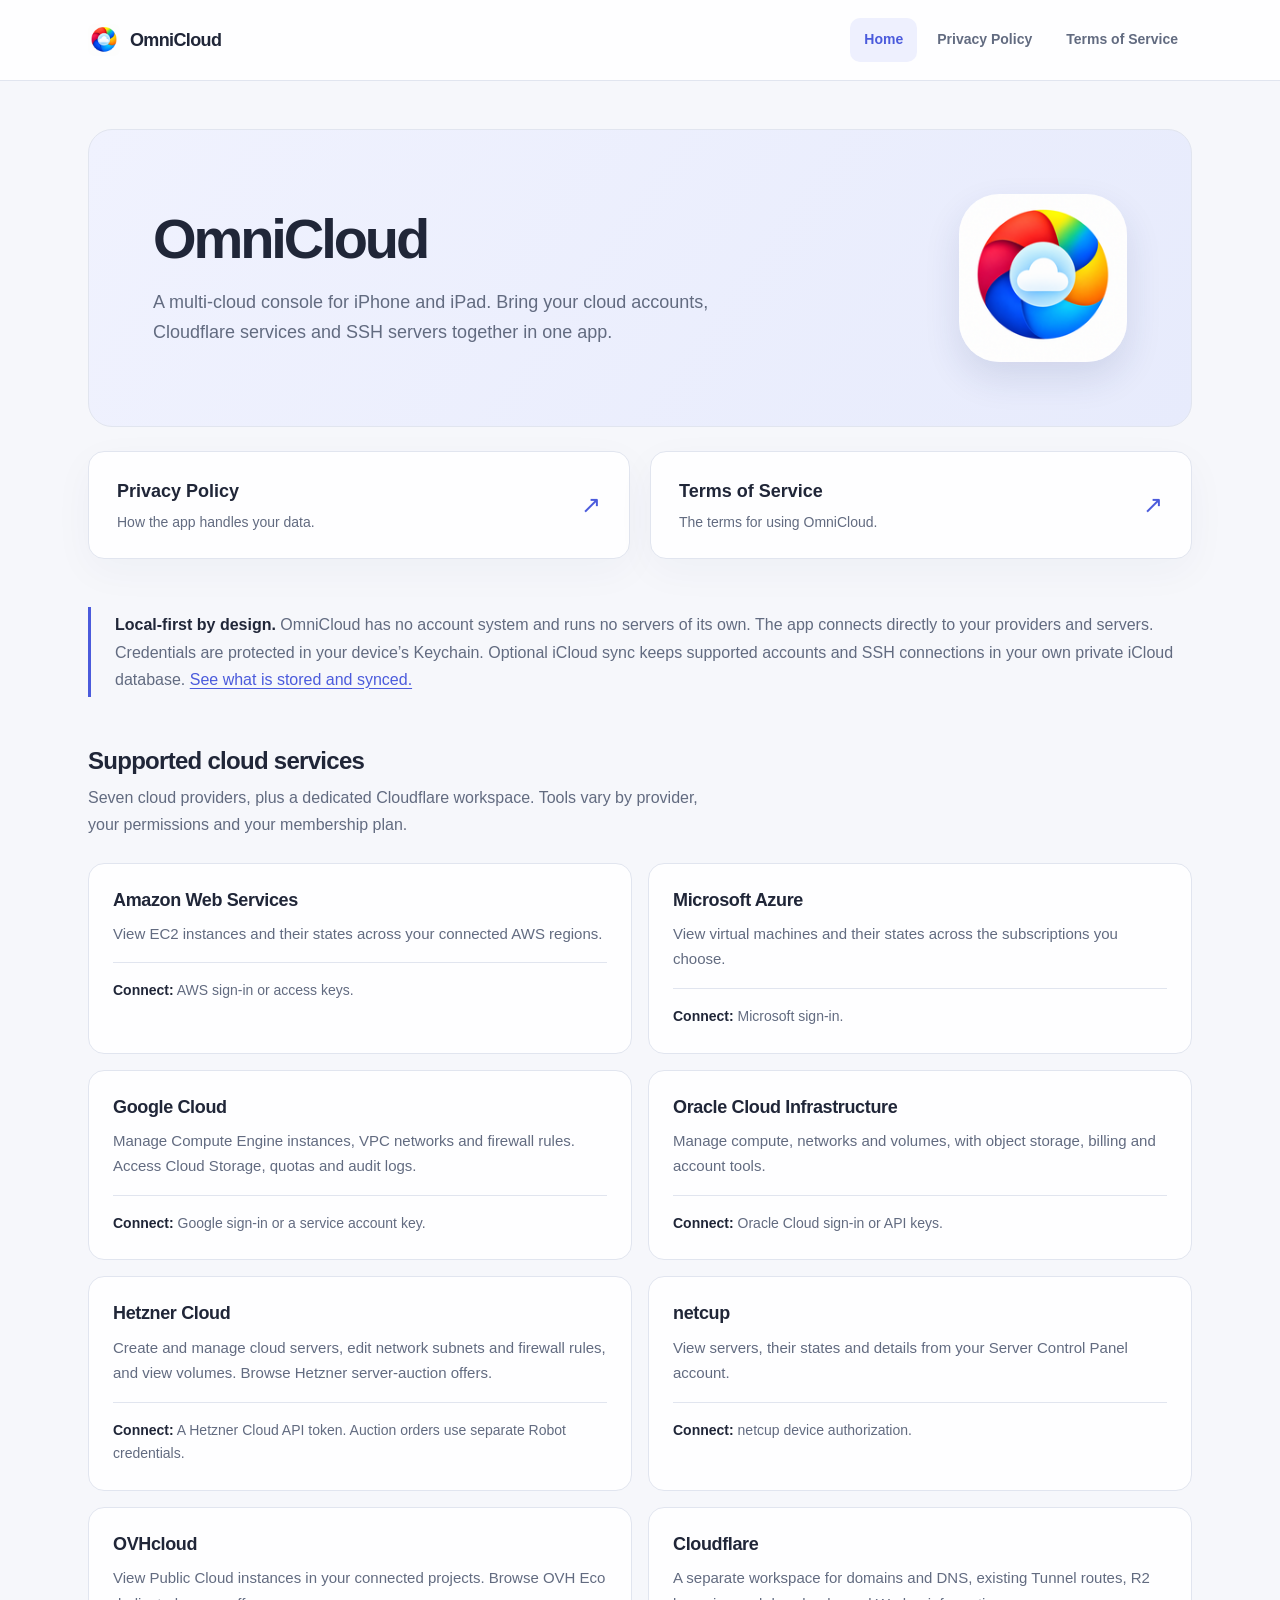
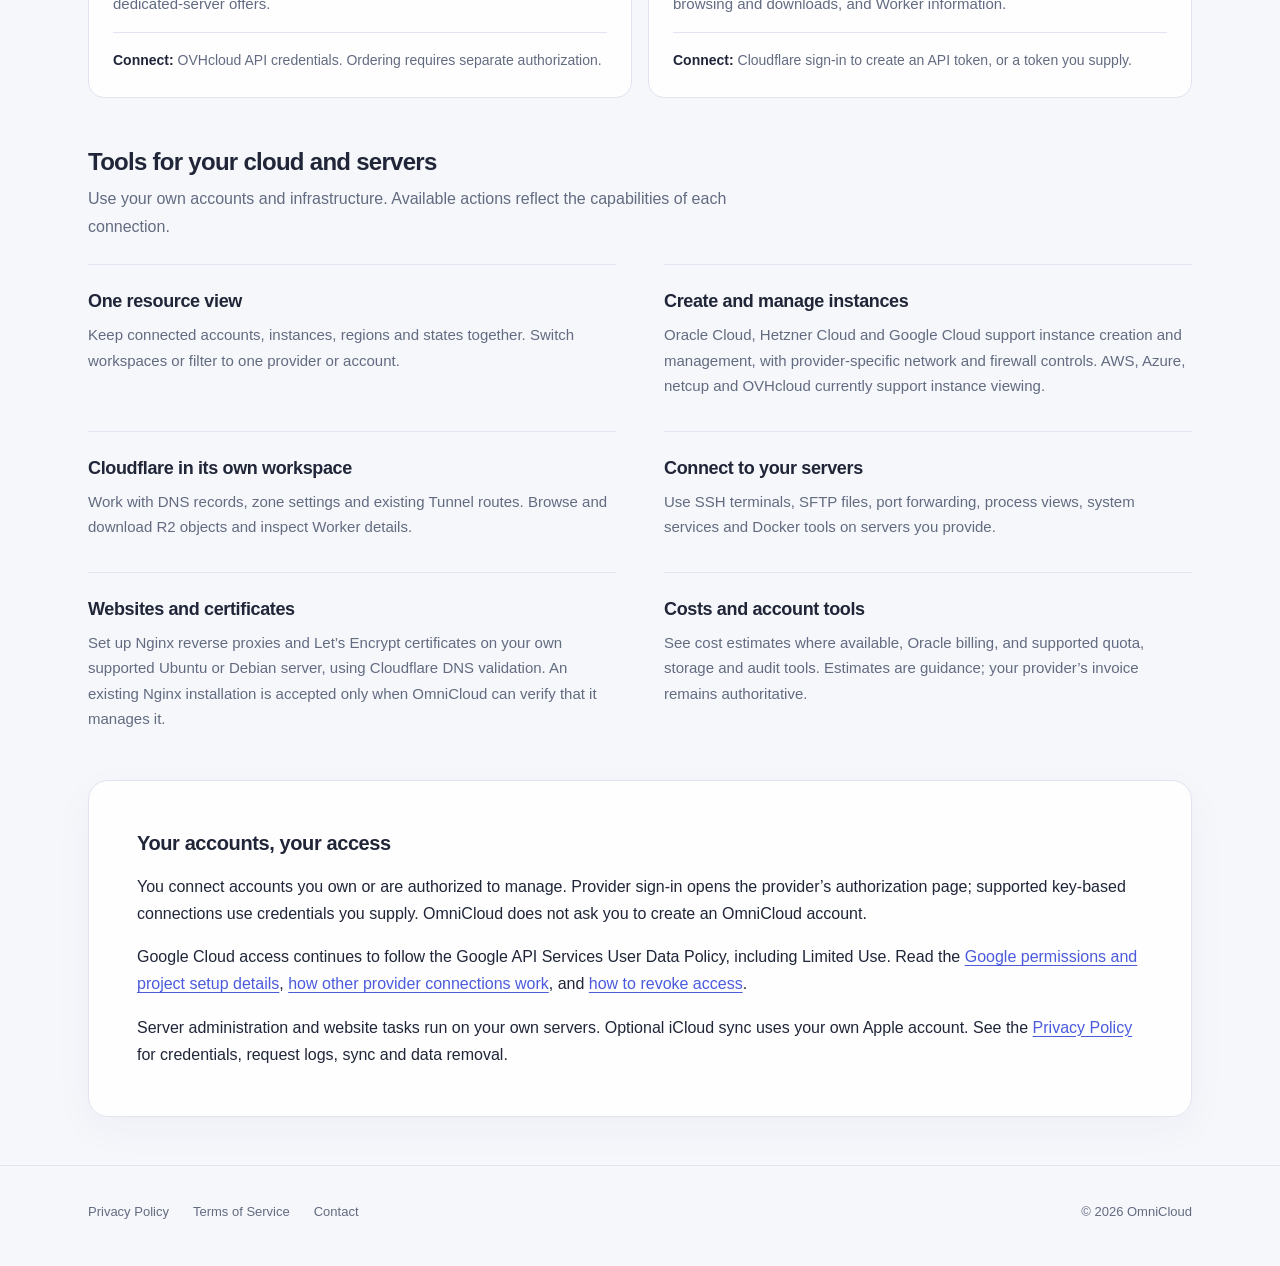
<file: index.html>
<!doctype html>
<html lang="en">
<head>
  <meta charset="utf-8">
  <meta name="viewport" content="width=device-width, initial-scale=1, viewport-fit=cover">
  <title>OmniCloud | Multi-cloud console for iPhone and iPad</title>
  <meta name="description" content="AWS, Azure, Google Cloud, Oracle Cloud, Hetzner, netcup, OVHcloud and Cloudflare in one iPhone and iPad app. Connect your own accounts and SSH servers.">
  <link rel="icon" type="image/png" href="assets/favicon.png">
  <link rel="apple-touch-icon" href="assets/icon.png">
  <link rel="stylesheet" href="assets/style.css">
</head>
<body>
  <a class="skip-link" href="#main-content">Skip to content</a>
  <header class="site">
    <div class="wrap">
      <a class="brand" href="./"><img src="assets/icon.png" alt="" width="32" height="32">OmniCloud</a>
      <nav aria-label="Main navigation">
        <a href="./" aria-current="page">Home</a>
        <a href="privacy.html">Privacy Policy</a>
        <a href="terms.html">Terms of Service</a>
      </nav>
    </div>
  </header>

  <main class="wrap" id="main-content" tabindex="-1">
    <section class="hero" aria-labelledby="page-title">
      <img src="assets/icon.png" alt="" width="168" height="168">
      <div class="hero-copy">
        <h1 id="page-title">Omni<wbr>Cloud</h1>
        <p>A multi-cloud console for iPhone and iPad. Bring your cloud accounts, Cloudflare services and SSH servers together in one app.</p>
      </div>
    </section>

    <nav class="legal-links" aria-label="Legal information">
      <a class="legal-link" href="privacy.html">
        <span><strong>Privacy Policy</strong><small>How the app handles your data.</small></span>
        <span class="link-arrow" aria-hidden="true">↗</span>
      </a>
      <a class="legal-link" href="terms.html">
        <span><strong>Terms of Service</strong><small>The terms for using OmniCloud.</small></span>
        <span class="link-arrow" aria-hidden="true">↗</span>
      </a>
    </nav>

    <div class="notice">
      <strong>Local-first by design.</strong> OmniCloud has no account system and runs no servers of its own.
      The app connects directly to your providers and servers. Credentials are protected in your device’s Keychain.
      Optional iCloud sync keeps supported accounts and SSH connections in your own private iCloud database.
      <a href="privacy.html">See what is stored and synced.</a>
    </div>

    <section class="home-section" id="providers" aria-labelledby="providers-title">
      <div class="section-heading">
        <h2 id="providers-title">Supported cloud services</h2>
        <p>Seven cloud providers, plus a dedicated Cloudflare workspace. Tools vary by provider, your permissions and your membership plan.</p>
      </div>
      <ul class="provider-grid" role="list">
        <li>
          <h3>Amazon Web Services</h3>
          <p>View EC2 instances and their states across your connected AWS regions.</p>
          <p class="provider-connection"><strong>Connect:</strong> AWS sign-in or access keys.</p>
        </li>
        <li>
          <h3>Microsoft Azure</h3>
          <p>View virtual machines and their states across the subscriptions you choose.</p>
          <p class="provider-connection"><strong>Connect:</strong> Microsoft sign-in.</p>
        </li>
        <li>
          <h3>Google Cloud</h3>
          <p>Manage Compute Engine instances, VPC networks and firewall rules. Access Cloud Storage, quotas and audit logs.</p>
          <p class="provider-connection"><strong>Connect:</strong> Google sign-in or a service account key.</p>
        </li>
        <li>
          <h3>Oracle Cloud Infrastructure</h3>
          <p>Manage compute, networks and volumes, with object storage, billing and account tools.</p>
          <p class="provider-connection"><strong>Connect:</strong> Oracle Cloud sign-in or API keys.</p>
        </li>
        <li>
          <h3>Hetzner Cloud</h3>
          <p>Create and manage cloud servers, edit network subnets and firewall rules, and view volumes. Browse Hetzner server-auction offers.</p>
          <p class="provider-connection"><strong>Connect:</strong> A Hetzner Cloud API token. Auction orders use separate Robot credentials.</p>
        </li>
        <li>
          <h3>netcup</h3>
          <p>View servers, their states and details from your Server Control Panel account.</p>
          <p class="provider-connection"><strong>Connect:</strong> netcup device authorization.</p>
        </li>
        <li>
          <h3>OVHcloud</h3>
          <p>View Public Cloud instances in your connected projects. Browse OVH Eco dedicated-server offers.</p>
          <p class="provider-connection"><strong>Connect:</strong> OVHcloud API credentials. Ordering requires separate authorization.</p>
        </li>
        <li>
          <h3>Cloudflare</h3>
          <p>A separate workspace for domains and DNS, existing Tunnel routes, R2 browsing and downloads, and Worker information.</p>
          <p class="provider-connection"><strong>Connect:</strong> Cloudflare sign-in to create an API token, or a token you supply.</p>
        </li>
      </ul>
    </section>

    <section class="home-section" aria-labelledby="tools-title">
      <div class="section-heading">
        <h2 id="tools-title">Tools for your cloud and servers</h2>
        <p>Use your own accounts and infrastructure. Available actions reflect the capabilities of each connection.</p>
      </div>
      <div class="grid">
        <div class="card">
          <h3>One resource view</h3>
          <p>Keep connected accounts, instances, regions and states together. Switch workspaces or filter to one provider or account.</p>
        </div>
        <div class="card">
          <h3>Create and manage instances</h3>
          <p>Oracle Cloud, Hetzner Cloud and Google Cloud support instance creation and management, with provider-specific network and firewall controls. AWS, Azure, netcup and OVHcloud currently support instance viewing.</p>
        </div>
        <div class="card">
          <h3>Cloudflare in its own workspace</h3>
          <p>Work with DNS records, zone settings and existing Tunnel routes. Browse and download R2 objects and inspect Worker details.</p>
        </div>
        <div class="card">
          <h3>Connect to your servers</h3>
          <p>Use SSH terminals, SFTP files, port forwarding, process views, system services and Docker tools on servers you provide.</p>
        </div>
        <div class="card">
          <h3>Websites and certificates</h3>
          <p>Set up Nginx reverse proxies and Let’s Encrypt certificates on your own supported Ubuntu or Debian server, using Cloudflare DNS validation. An existing Nginx installation is accepted only when OmniCloud can verify that it manages it.</p>
        </div>
        <div class="card">
          <h3>Costs and account tools</h3>
          <p>See cost estimates where available, Oracle billing, and supported quota, storage and audit tools. Estimates are guidance; your provider’s invoice remains authoritative.</p>
        </div>
      </div>
    </section>

    <article class="home-document">
      <h2>Your accounts, your access</h2>
      <p>You connect accounts you own or are authorized to manage. Provider sign-in opens the provider’s authorization
        page; supported key-based connections use credentials you supply. OmniCloud does not ask you to create an
        OmniCloud account.</p>
      <p>Google Cloud access continues to follow the Google API Services User Data Policy, including Limited Use.
        Read the <a href="privacy.html#google">Google permissions and project setup details</a>,
        <a href="privacy.html#other-providers">how other provider connections work</a>, and
        <a href="privacy.html#revoke">how to revoke access</a>.</p>
      <p>Server administration and website tasks run on your own servers. Optional iCloud sync uses your own Apple account.
        See the <a href="privacy.html">Privacy Policy</a> for credentials, request logs, sync and data removal.</p>
    </article>
  </main>

  <footer class="site">
    <div class="wrap">
      <div class="footer-links">
        <a href="privacy.html">Privacy Policy</a>
        <a href="terms.html">Terms of Service</a>
        <a href="mailto:lovele.cn@gmail.com">Contact</a>
      </div>
      <p class="copyright">© 2026 OmniCloud</p>
    </div>
  </footer>
</body>
</html>
</file>
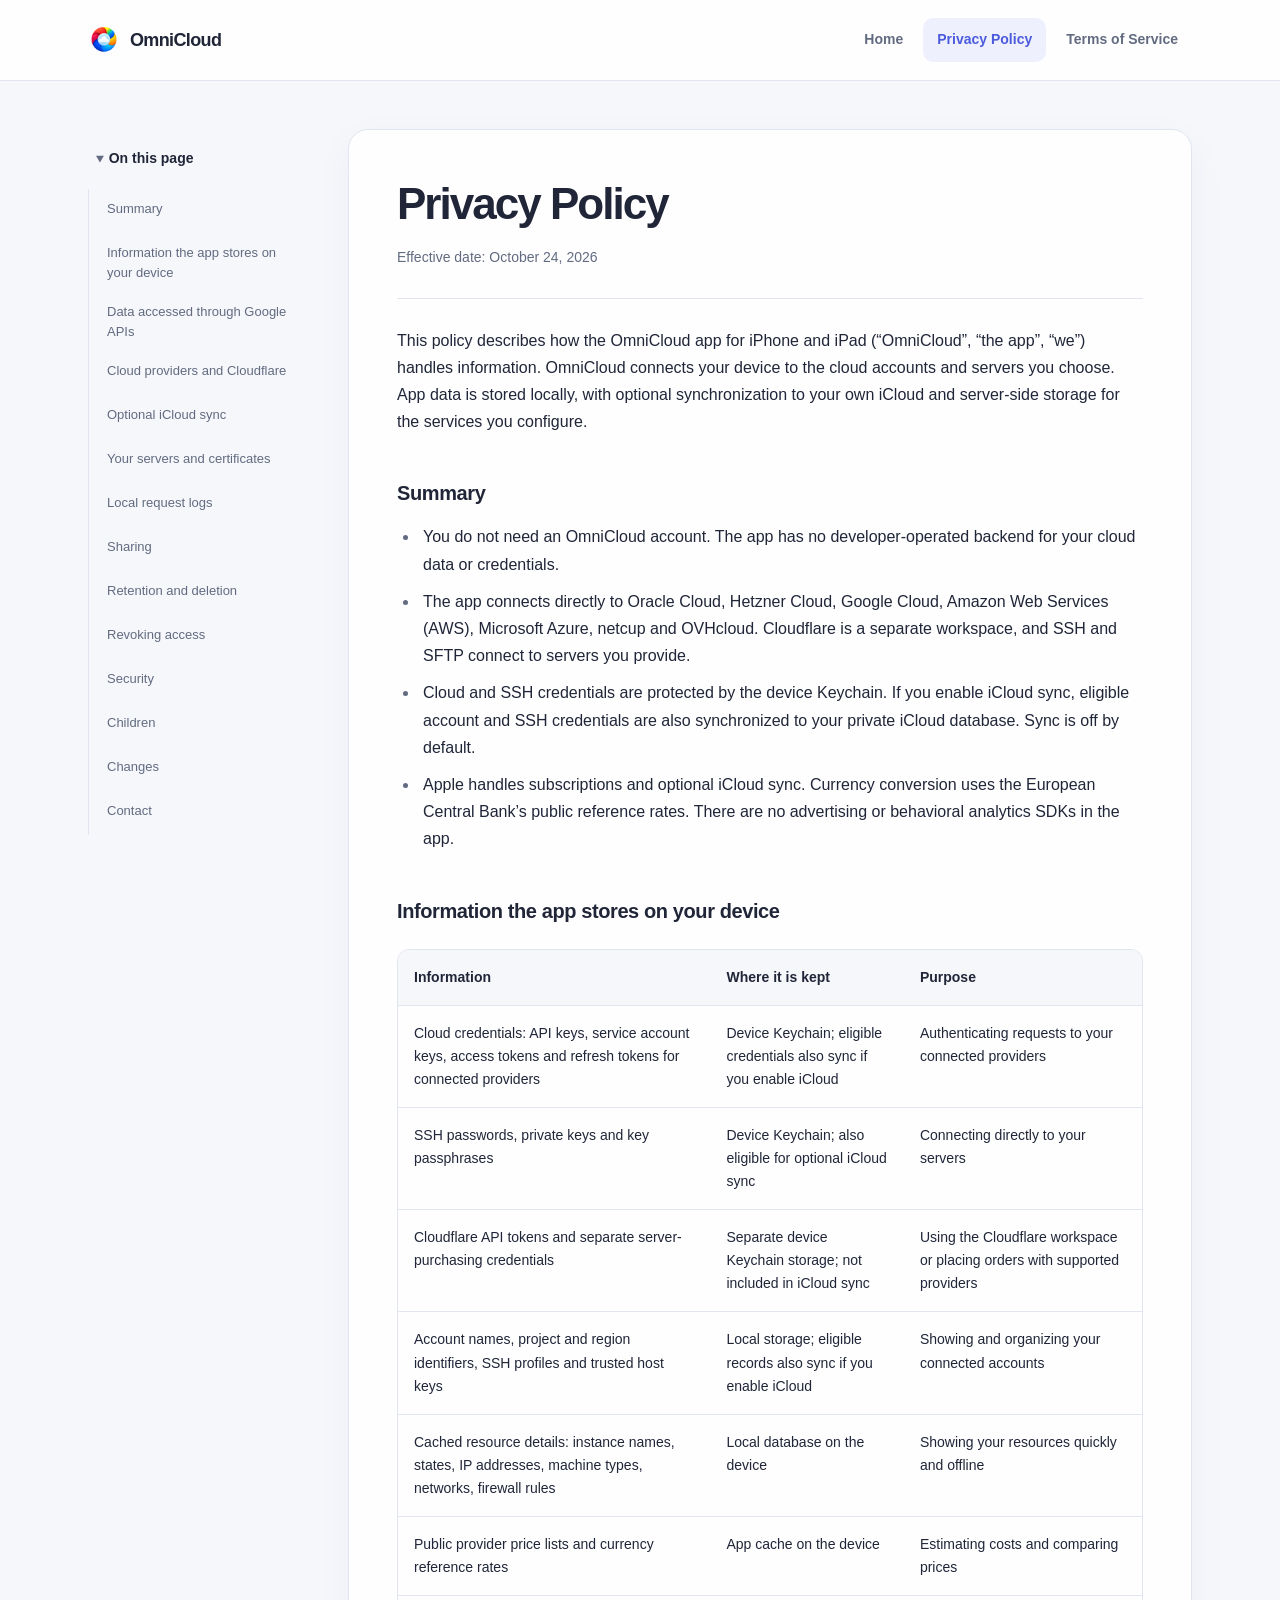
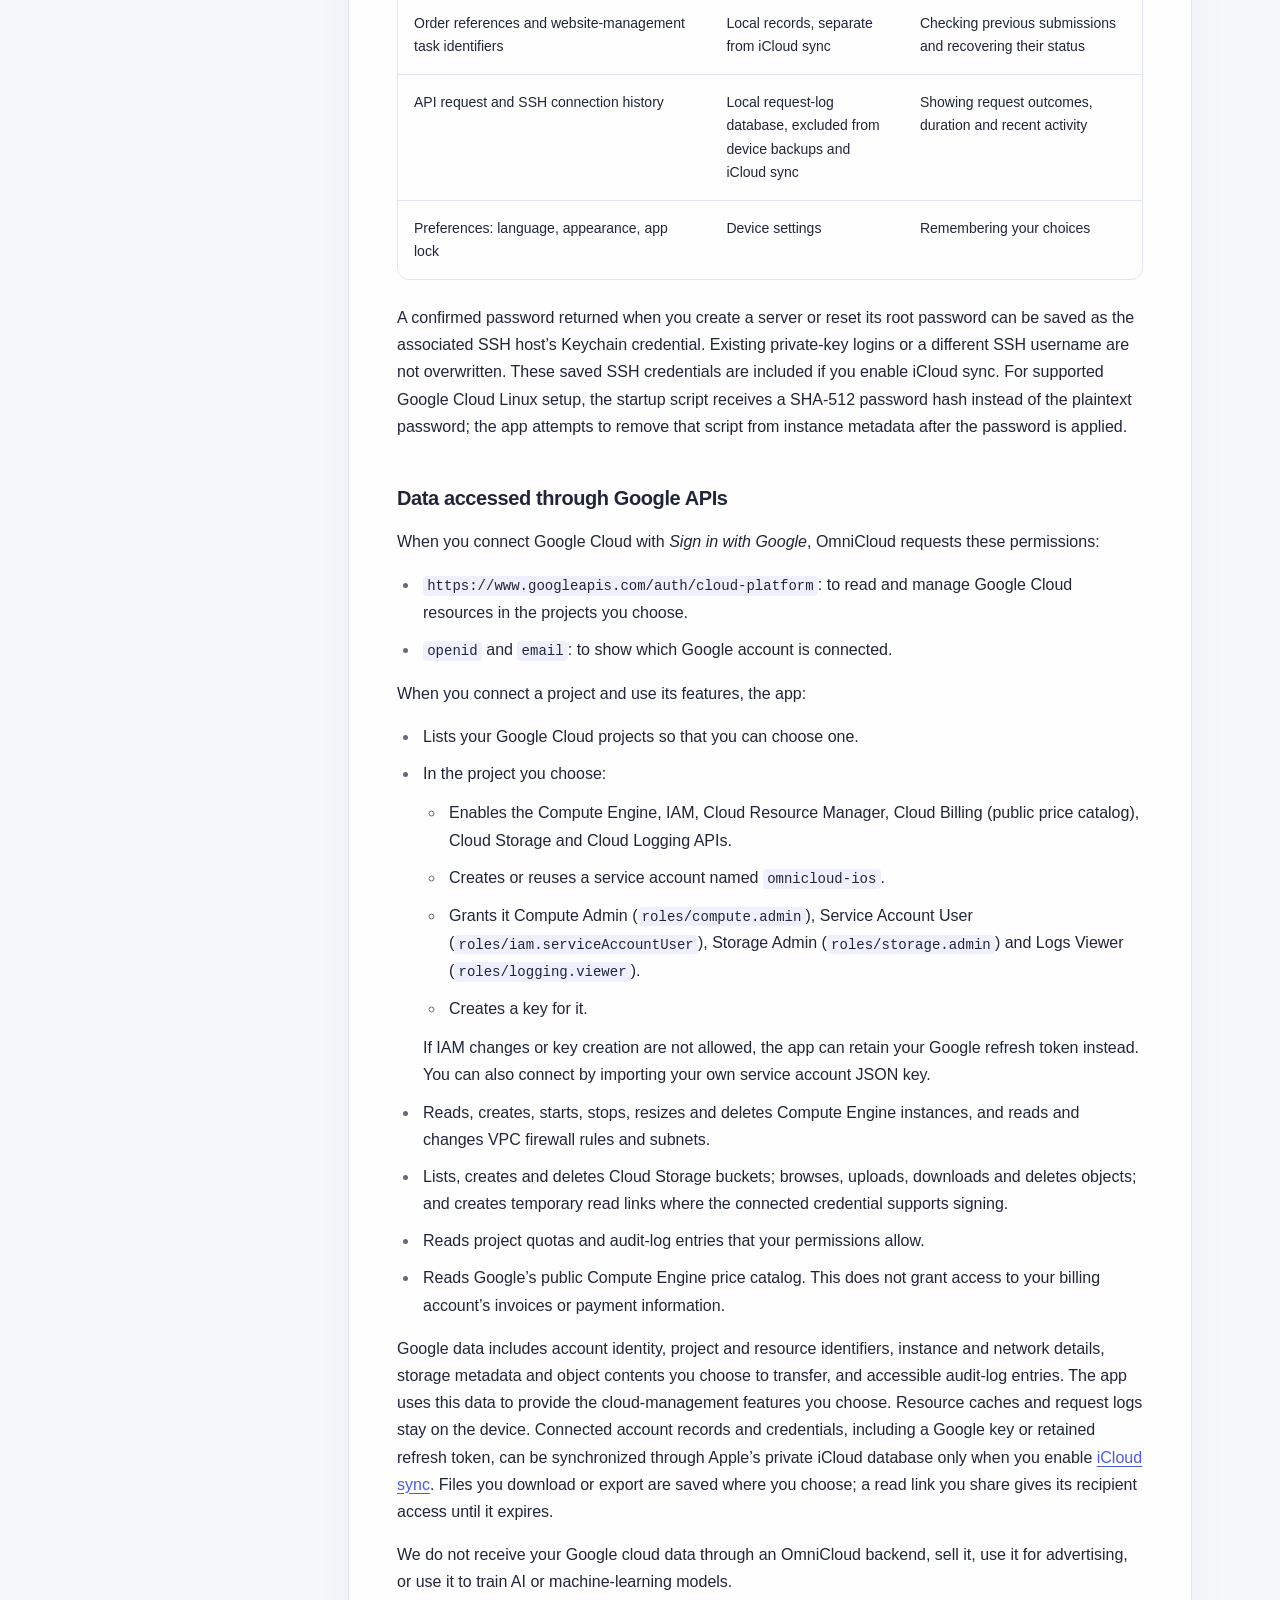
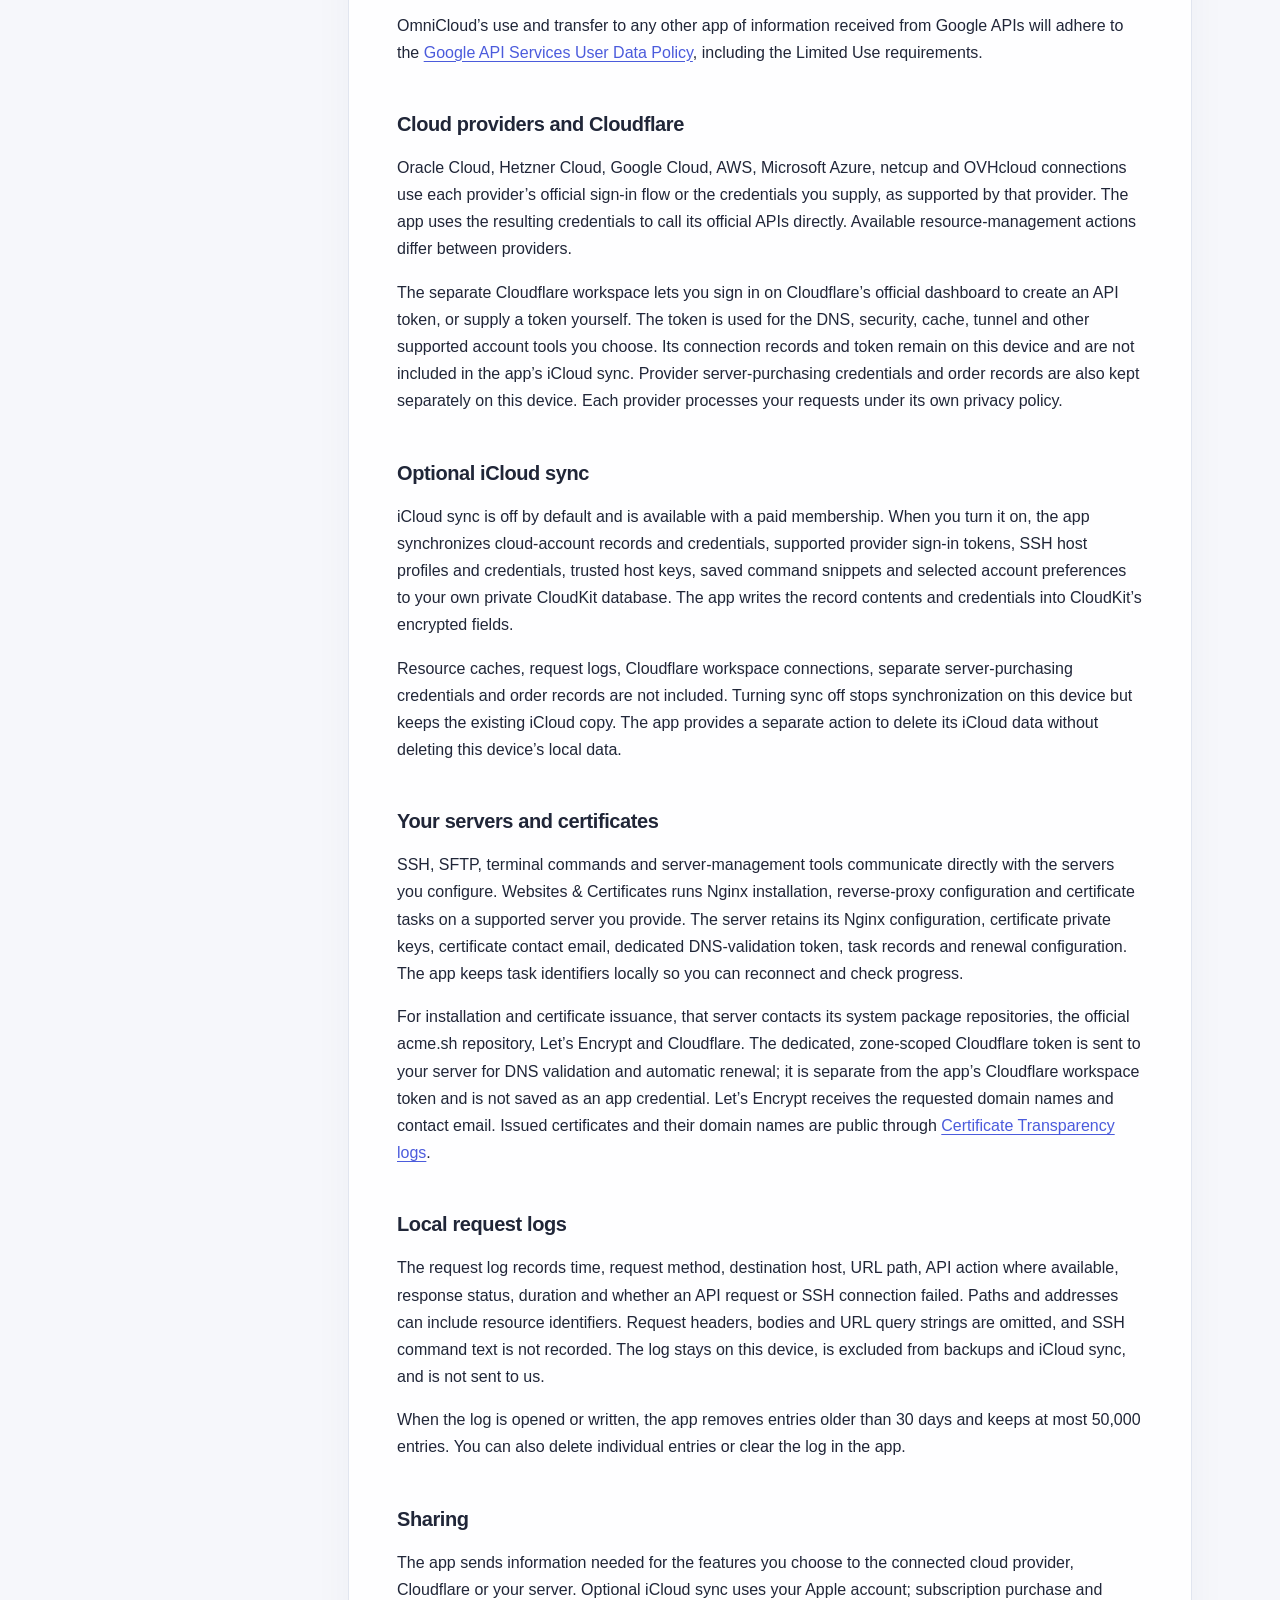
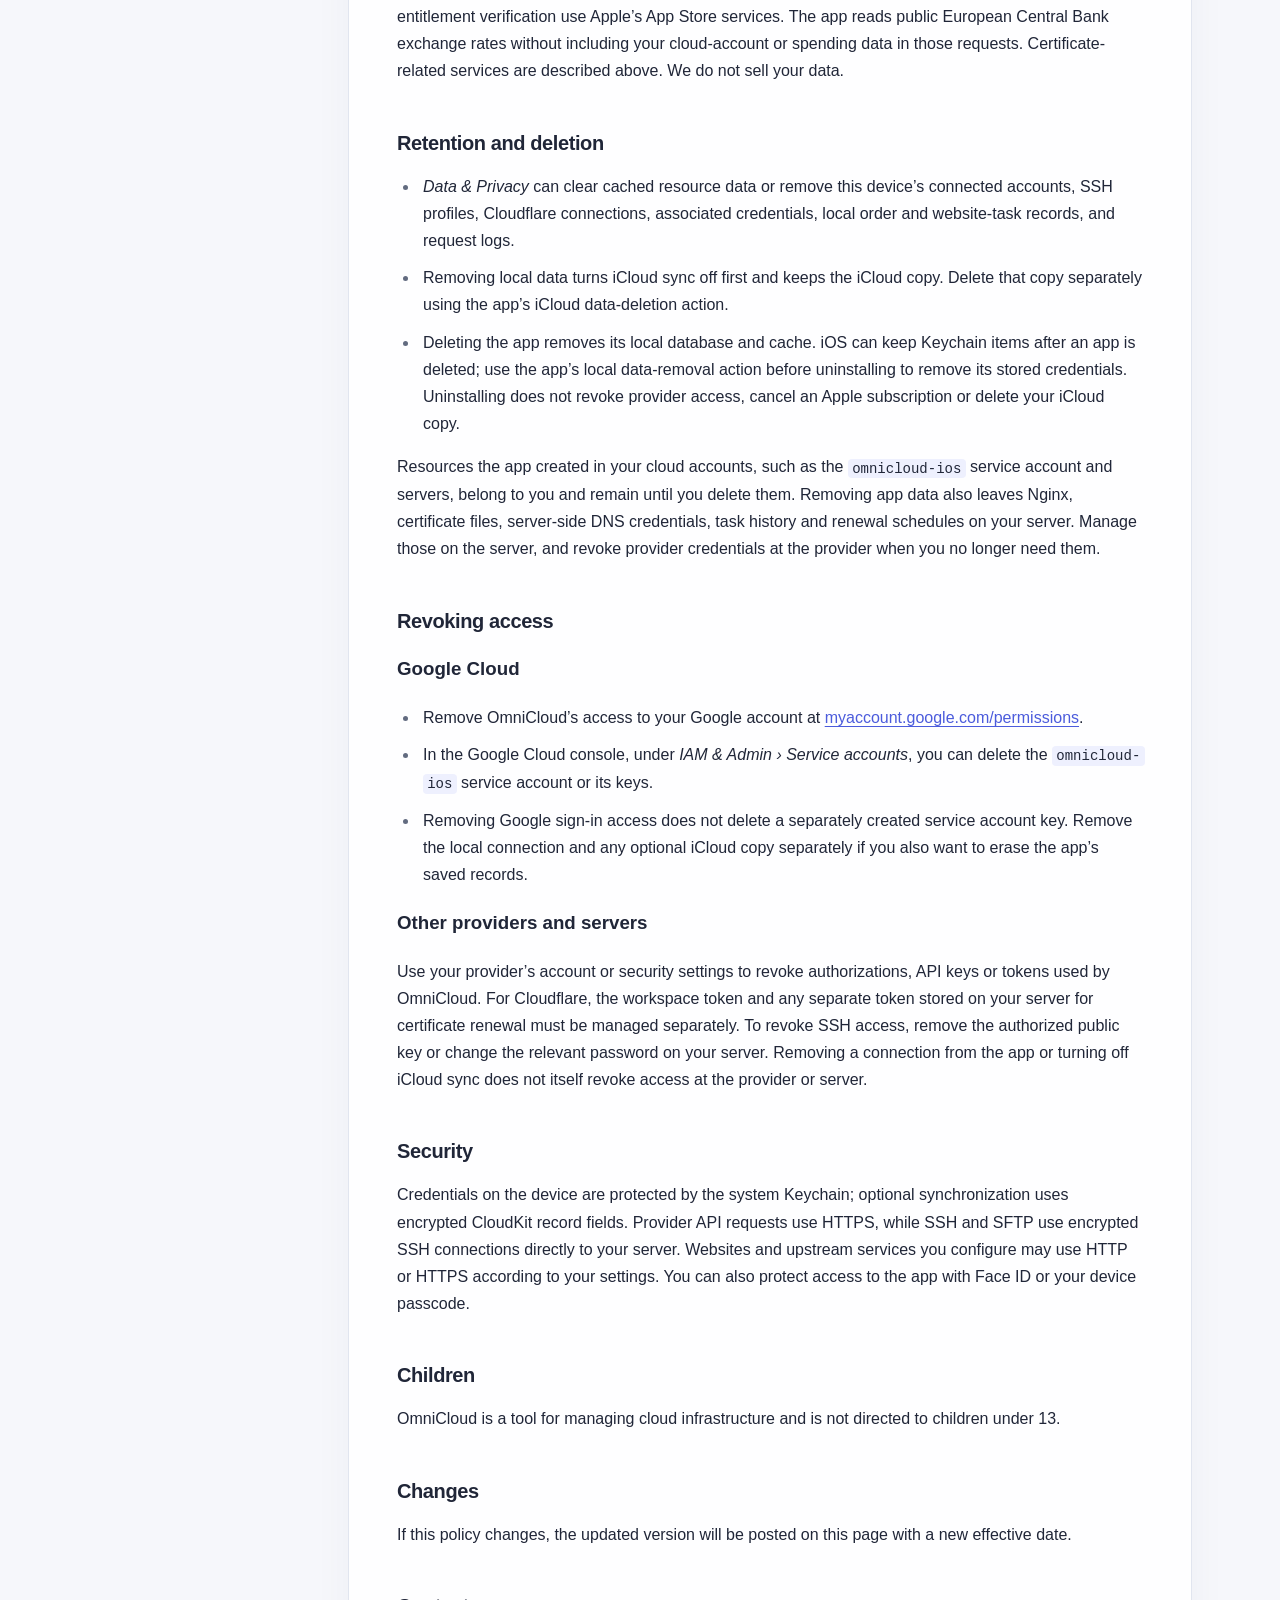
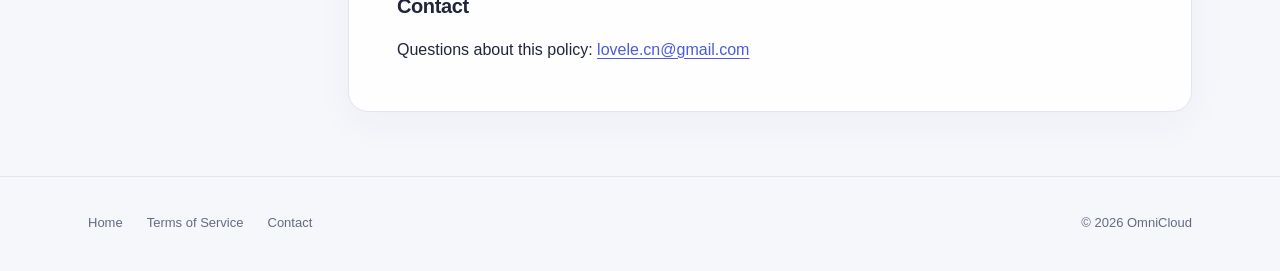
<file: privacy.html>
<!doctype html>
<html lang="en">
<head>
  <meta charset="utf-8">
  <meta name="viewport" content="width=device-width, initial-scale=1, viewport-fit=cover">
  <title>Privacy Policy | OmniCloud</title>
  <meta name="description" content="How OmniCloud handles cloud credentials, Cloudflare, SSH servers, optional iCloud sync, request logs and Google API data.">
  <link rel="icon" type="image/png" href="assets/favicon.png">
  <link rel="apple-touch-icon" href="assets/icon.png">
  <link rel="stylesheet" href="assets/style.css">
  <script src="assets/site.js" defer></script>
</head>
<body class="legal-page">
  <a class="skip-link" href="#main-content">Skip to content</a>
  <header class="site">
    <div class="wrap">
      <a class="brand" href="./"><img src="assets/icon.png" alt="" width="32" height="32">OmniCloud</a>
      <nav aria-label="Main navigation">
        <a href="./">Home</a>
        <a href="privacy.html" aria-current="page">Privacy Policy</a>
        <a href="terms.html">Terms of Service</a>
      </nav>
    </div>
  </header>

  <main class="wrap legal-layout" id="main-content" tabindex="-1">
    <aside class="legal-sidebar">
      <details class="toc" open>
        <summary>On this page</summary>
        <nav aria-label="Table of contents">
          <a href="#summary">Summary</a>
          <a href="#stored-information">Information the app stores on your device</a>
          <a href="#google">Data accessed through Google APIs</a>
          <a href="#other-providers">Cloud providers and Cloudflare</a>
          <a href="#sync">Optional iCloud sync</a>
          <a href="#servers">Your servers and certificates</a>
          <a href="#request-logs">Local request logs</a>
          <a href="#sharing">Sharing</a>
          <a href="#retention">Retention and deletion</a>
          <a href="#revoke">Revoking access</a>
          <a href="#security">Security</a>
          <a href="#children">Children</a>
          <a href="#changes">Changes</a>
          <a href="#contact">Contact</a>
        </nav>
      </details>
    </aside>
    <article class="document" aria-labelledby="page-title">
      <header class="document-header">
        <h1 id="page-title">Privacy Policy</h1>
        <p class="meta">Effective date: October 24, 2026</p>
      </header>

      <p>This policy describes how the OmniCloud app for iPhone and iPad (“OmniCloud”, “the app”, “we”) handles
        information. OmniCloud connects your device to the cloud accounts and servers you choose. App data is stored
        locally, with optional synchronization to your own iCloud and server-side storage for the services you configure.</p>

      <h2 id="summary">Summary</h2>
      <ul>
        <li>You do not need an OmniCloud account. The app has no developer-operated backend for your cloud data or credentials.</li>
        <li>The app connects directly to Oracle Cloud, Hetzner Cloud, Google Cloud, Amazon Web Services (AWS), Microsoft Azure,
          netcup and OVHcloud. Cloudflare is a separate workspace, and SSH and SFTP connect to servers you provide.</li>
        <li>Cloud and SSH credentials are protected by the device Keychain. If you enable iCloud sync, eligible account and
          SSH credentials are also synchronized to your private iCloud database. Sync is off by default.</li>
        <li>Apple handles subscriptions and optional iCloud sync. Currency conversion uses the European Central Bank’s public
          reference rates. There are no advertising or behavioral analytics SDKs in the app.</li>
      </ul>

      <h2 id="stored-information">Information the app stores on your device</h2>
      <p class="table-hint" id="table-help">Scroll the table horizontally to read all columns.</p>
      <div class="table-scroll" role="region" aria-label="Information stored on your device" aria-describedby="table-help" tabindex="0">
        <table>
          <caption class="sr-only">Information stored on your device</caption>
          <thead>
            <tr><th scope="col">Information</th><th scope="col">Where it is kept</th><th scope="col">Purpose</th></tr>
          </thead>
          <tbody>
            <tr><td>Cloud credentials: API keys, service account keys, access tokens and refresh tokens for connected providers</td>
              <td>Device Keychain; eligible credentials also sync if you enable iCloud</td><td>Authenticating requests to your connected providers</td></tr>
            <tr><td>SSH passwords, private keys and key passphrases</td><td>Device Keychain; also eligible for optional iCloud sync</td>
              <td>Connecting directly to your servers</td></tr>
            <tr><td>Cloudflare API tokens and separate server-purchasing credentials</td><td>Separate device Keychain storage; not included in iCloud sync</td>
              <td>Using the Cloudflare workspace or placing orders with supported providers</td></tr>
            <tr><td>Account names, project and region identifiers, SSH profiles and trusted host keys</td><td>Local storage; eligible records also sync if you enable iCloud</td>
              <td>Showing and organizing your connected accounts</td></tr>
            <tr><td>Cached resource details: instance names, states, IP addresses, machine types, networks, firewall rules</td>
              <td>Local database on the device</td><td>Showing your resources quickly and offline</td></tr>
            <tr><td>Public provider price lists and currency reference rates</td><td>App cache on the device</td><td>Estimating costs and comparing prices</td></tr>
            <tr><td>Order references and website-management task identifiers</td><td>Local records, separate from iCloud sync</td>
              <td>Checking previous submissions and recovering their status</td></tr>
            <tr><td>API request and SSH connection history</td><td>Local request-log database, excluded from device backups and iCloud sync</td>
              <td>Showing request outcomes, duration and recent activity</td></tr>
            <tr><td>Preferences: language, appearance, app lock</td><td>Device settings</td><td>Remembering your choices</td></tr>
          </tbody>
        </table>
      </div>
      <p>A confirmed password returned when you create a server or reset its root password can be saved as the associated
        SSH host’s Keychain credential. Existing private-key logins or a different SSH username are not overwritten. These
        saved SSH credentials are included if you enable iCloud sync. For supported Google Cloud Linux setup, the startup
        script receives a SHA-512 password hash instead of the plaintext password; the app attempts to remove that script
        from instance metadata after the password is applied.</p>

      <h2 id="google">Data accessed through Google APIs</h2>
      <p>When you connect Google Cloud with <em>Sign in with Google</em>, OmniCloud requests these permissions:</p>
      <ul>
        <li><code>https://www.googleapis.com/auth/cloud-platform</code>: to read and manage Google Cloud resources in the
          projects you choose.</li>
        <li><code>openid</code> and <code>email</code>: to show which Google account is connected.</li>
      </ul>
      <p>When you connect a project and use its features, the app:</p>
      <ul>
        <li>Lists your Google Cloud projects so that you can choose one.</li>
        <li>In the project you choose:
          <ul>
            <li>Enables the Compute Engine, IAM, Cloud Resource Manager, Cloud Billing (public price catalog), Cloud Storage
              and Cloud Logging APIs.</li>
            <li>Creates or reuses a service account named <code>omnicloud-ios</code>.</li>
            <li>Grants it Compute Admin (<code>roles/compute.admin</code>), Service Account User
              (<code>roles/iam.serviceAccountUser</code>), Storage Admin (<code>roles/storage.admin</code>) and Logs Viewer
              (<code>roles/logging.viewer</code>).</li>
            <li>Creates a key for it.</li>
          </ul>
          If IAM changes or key creation are not allowed, the app can retain your Google refresh token instead. You can
          also connect by importing your own service account JSON key.</li>
        <li>Reads, creates, starts, stops, resizes and deletes Compute Engine instances, and reads and changes VPC firewall
          rules and subnets.</li>
        <li>Lists, creates and deletes Cloud Storage buckets; browses, uploads, downloads and deletes objects; and creates
          temporary read links where the connected credential supports signing.</li>
        <li>Reads project quotas and audit-log entries that your permissions allow.</li>
        <li>Reads Google’s public Compute Engine price catalog. This does not grant access to your billing account’s invoices
          or payment information.</li>
      </ul>
      <p>Google data includes account identity, project and resource identifiers, instance and network details, storage
        metadata and object contents you choose to transfer, and accessible audit-log entries. The app uses this data to
        provide the cloud-management features you choose. Resource caches and request logs stay on the device. Connected
        account records and credentials, including a Google key or retained refresh token, can be synchronized through
        Apple’s private iCloud database only when you enable <a href="#sync">iCloud sync</a>. Files you download or export
        are saved where you choose; a read link you share gives its recipient access until it expires.</p>
      <p>We do not receive your Google cloud data through an OmniCloud backend, sell it, use it for advertising, or use it
        to train AI or machine-learning models.</p>
      <p>OmniCloud’s use and transfer to any other app of information received from Google APIs will adhere to the
        <a href="https://developers.google.com/terms/api-services-user-data-policy">Google API Services User Data Policy</a>,
        including the Limited Use requirements.</p>

      <h2 id="other-providers">Cloud providers and Cloudflare</h2>
      <p>Oracle Cloud, Hetzner Cloud, Google Cloud, AWS, Microsoft Azure, netcup and OVHcloud connections use each provider’s
        official sign-in flow or the credentials you supply, as supported by that provider. The app uses the resulting
        credentials to call its official APIs directly. Available resource-management actions differ between providers.</p>
      <p>The separate Cloudflare workspace lets you sign in on Cloudflare’s official dashboard to create an API token, or
        supply a token yourself. The token is used for the DNS, security, cache, tunnel and other supported account tools
        you choose. Its connection records and token remain on this device and are not included in
        the app’s iCloud sync. Provider server-purchasing credentials and order records are also kept separately on this
        device. Each provider processes your requests under its own privacy policy.</p>

      <h2 id="sync">Optional iCloud sync</h2>
      <p>iCloud sync is off by default and is available with a paid membership. When you turn it on, the app synchronizes
        cloud-account records and credentials, supported provider sign-in tokens, SSH host profiles and credentials, trusted
        host keys, saved command snippets and selected account preferences to your own private CloudKit database. The app
        writes the record contents and credentials into CloudKit’s encrypted fields.</p>
      <p>Resource caches, request logs, Cloudflare workspace connections, separate server-purchasing credentials and order
        records are not included. Turning sync off stops synchronization on this device but keeps the existing iCloud
        copy. The app provides a separate action to delete its iCloud data without deleting this device’s local data.</p>

      <h2 id="servers">Your servers and certificates</h2>
      <p>SSH, SFTP, terminal commands and server-management tools communicate directly with the servers you configure.
        Websites &amp; Certificates runs Nginx installation, reverse-proxy configuration and certificate tasks on a supported
        server you provide. The server retains its Nginx configuration, certificate private keys, certificate contact email,
        dedicated DNS-validation token, task records and renewal configuration. The app keeps task identifiers locally so
        you can reconnect and check progress.</p>
      <p>For installation and certificate issuance, that server contacts its system package repositories, the official
        acme.sh repository, Let’s Encrypt and Cloudflare. The dedicated, zone-scoped Cloudflare token is sent to your server
        for DNS validation and automatic renewal; it is separate from the app’s Cloudflare workspace token and is not
        saved as an app credential. Let’s Encrypt receives the requested domain names and contact email. Issued certificates
        and their domain names are public through
        <a href="https://letsencrypt.org/docs/ct-logs/">Certificate Transparency logs</a>.</p>

      <h2 id="request-logs">Local request logs</h2>
      <p>The request log records time, request method, destination host, URL path, API action where available, response status,
        duration and whether an API request or SSH connection failed. Paths and addresses can include resource identifiers.
        Request headers, bodies and URL query strings are omitted, and SSH command text is not recorded. The log stays on
        this device, is excluded from backups and iCloud sync, and is not sent to us.</p>
      <p>When the log is opened or written, the app removes entries older than 30 days and keeps at most 50,000 entries.
        You can also delete individual entries or clear the log in the app.</p>

      <h2 id="sharing">Sharing</h2>
      <p>The app sends information needed for the features you choose to the connected cloud provider, Cloudflare or your
        server. Optional iCloud sync uses your Apple account; subscription purchase and entitlement verification use Apple’s
        App Store services. The app reads public European Central Bank exchange rates without including your cloud-account
        or spending data in those requests. Certificate-related services are described above. We do not sell your data.</p>

      <h2 id="retention">Retention and deletion</h2>
      <ul>
        <li><em>Data &amp; Privacy</em> can clear cached resource data or remove this device’s connected accounts, SSH profiles,
          Cloudflare connections, associated credentials, local order and website-task records, and request logs.</li>
        <li>Removing local data turns iCloud sync off first and keeps the iCloud copy. Delete that copy separately using the
          app’s iCloud data-deletion action.</li>
        <li>Deleting the app removes its local database and cache. iOS can keep Keychain items after an app is deleted;
          use the app’s local data-removal action before uninstalling to remove its stored credentials. Uninstalling does
          not revoke provider access, cancel an Apple subscription or delete your iCloud copy.</li>
      </ul>
      <p>Resources the app created in your cloud accounts, such as the <code>omnicloud-ios</code> service account and
        servers, belong to you and remain until you delete them. Removing app data also leaves Nginx, certificate files,
        server-side DNS credentials, task history and renewal schedules on your server. Manage those on the server, and revoke
        provider credentials at the provider when you no longer need them.</p>

      <h2 id="revoke">Revoking access</h2>
      <h3>Google Cloud</h3>
      <ul>
        <li>Remove OmniCloud’s access to your Google account at
          <a href="https://myaccount.google.com/permissions">myaccount.google.com/permissions</a>.</li>
        <li>In the Google Cloud console, under <em>IAM &amp; Admin › Service accounts</em>, you can delete the
          <code>omnicloud-ios</code> service account or its keys.</li>
        <li>Removing Google sign-in access does not delete a separately created service account key. Remove the local
          connection and any optional iCloud copy separately if you also want to erase the app’s saved records.</li>
      </ul>
      <h3>Other providers and servers</h3>
      <p>Use your provider’s account or security settings to revoke authorizations, API keys or tokens used by OmniCloud.
        For Cloudflare, the workspace token and any separate token stored on your server for certificate renewal must be
        managed separately. To revoke SSH access, remove the authorized public key or change the relevant password on your
        server. Removing a connection from the app or turning off iCloud sync does not itself revoke access at the provider
        or server.</p>

      <h2 id="security">Security</h2>
      <p>Credentials on the device are protected by the system Keychain; optional synchronization uses encrypted CloudKit
        record fields. Provider API requests use HTTPS, while SSH and SFTP use encrypted SSH connections directly to your
        server. Websites and upstream services you configure may use HTTP or HTTPS according to your settings. You can also
        protect access to the app with Face ID or your device passcode.</p>

      <h2 id="children">Children</h2>
      <p>OmniCloud is a tool for managing cloud infrastructure and is not directed to children under 13.</p>

      <h2 id="changes">Changes</h2>
      <p>If this policy changes, the updated version will be posted on this page with a new effective date.</p>

      <h2 id="contact">Contact</h2>
      <p>Questions about this policy: <a href="mailto:lovele.cn@gmail.com">lovele.cn@gmail.com</a></p>
    </article>
  </main>

  <footer class="site">
    <div class="wrap">
      <div class="footer-links">
        <a href="./">Home</a>
        <a href="terms.html">Terms of Service</a>
        <a href="mailto:lovele.cn@gmail.com">Contact</a>
      </div>
      <p class="copyright">© 2026 OmniCloud</p>
    </div>
  </footer>
</body>
</html>
</file>
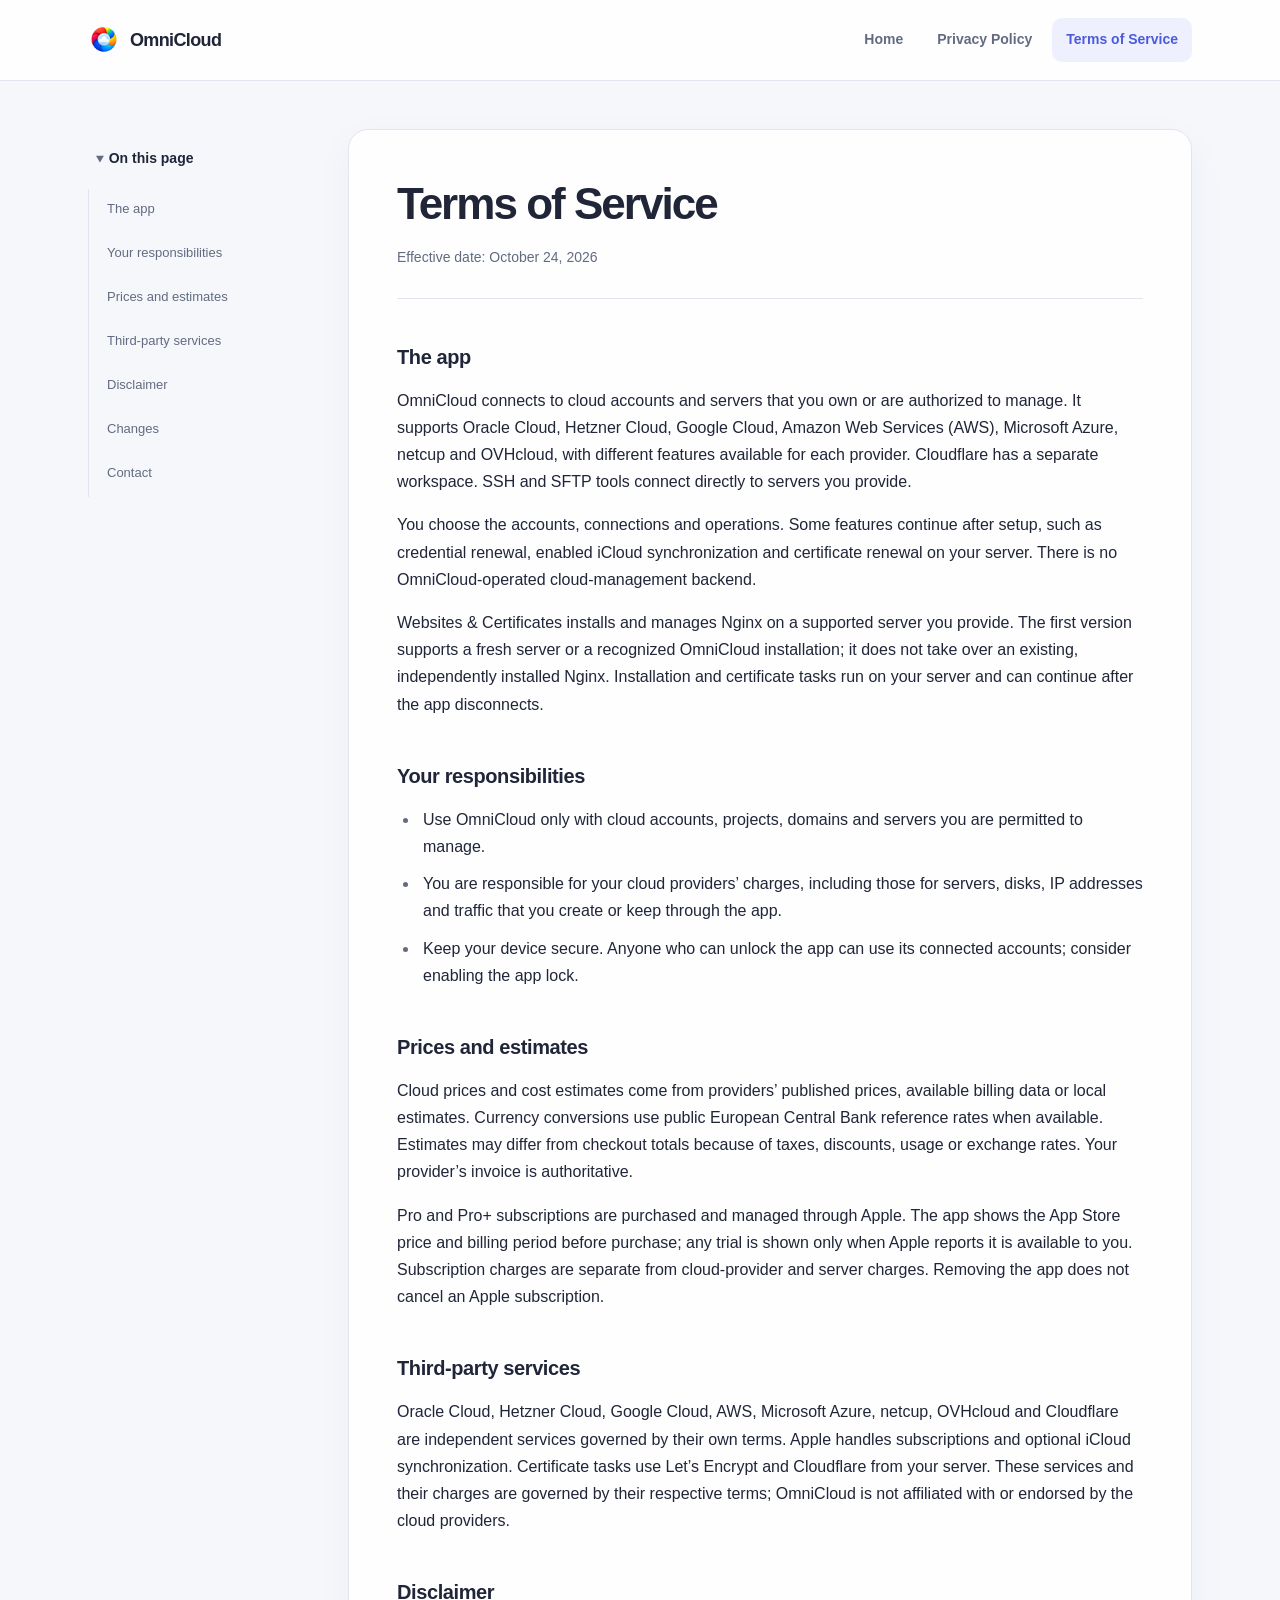
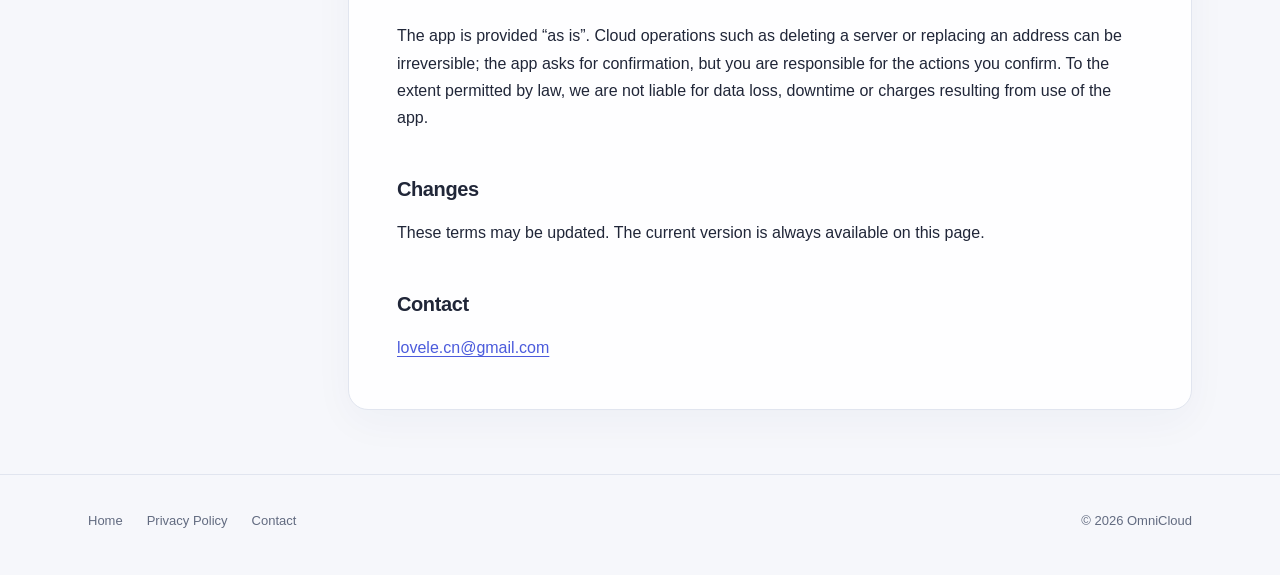
<file: terms.html>
<!doctype html>
<html lang="en">
<head>
  <meta charset="utf-8">
  <meta name="viewport" content="width=device-width, initial-scale=1, viewport-fit=cover">
  <title>Terms of Service | OmniCloud</title>
  <meta name="description" content="Terms for using OmniCloud with cloud providers, Cloudflare, your own servers and App Store subscriptions.">
  <link rel="icon" type="image/png" href="assets/favicon.png">
  <link rel="apple-touch-icon" href="assets/icon.png">
  <link rel="stylesheet" href="assets/style.css">
  <script src="assets/site.js" defer></script>
</head>
<body class="legal-page">
  <a class="skip-link" href="#main-content">Skip to content</a>
  <header class="site">
    <div class="wrap">
      <a class="brand" href="./"><img src="assets/icon.png" alt="" width="32" height="32">OmniCloud</a>
      <nav aria-label="Main navigation">
        <a href="./">Home</a>
        <a href="privacy.html">Privacy Policy</a>
        <a href="terms.html" aria-current="page">Terms of Service</a>
      </nav>
    </div>
  </header>

  <main class="wrap legal-layout" id="main-content" tabindex="-1">
    <aside class="legal-sidebar">
      <details class="toc" open>
        <summary>On this page</summary>
        <nav aria-label="Table of contents">
          <a href="#the-app">The app</a>
          <a href="#responsibilities">Your responsibilities</a>
          <a href="#prices">Prices and estimates</a>
          <a href="#third-party-services">Third-party services</a>
          <a href="#disclaimer">Disclaimer</a>
          <a href="#changes">Changes</a>
          <a href="#contact">Contact</a>
        </nav>
      </details>
    </aside>
    <article class="document" aria-labelledby="page-title">
      <header class="document-header">
        <h1 id="page-title">Terms of Service</h1>
        <p class="meta">Effective date: October 24, 2026</p>
      </header>

      <h2 id="the-app">The app</h2>
      <p>OmniCloud connects to cloud accounts and servers that you own or are authorized to manage. It supports Oracle Cloud,
        Hetzner Cloud, Google Cloud, Amazon Web Services (AWS), Microsoft Azure, netcup and OVHcloud, with different features
        available for each provider. Cloudflare has a separate workspace. SSH and SFTP tools connect directly to servers
        you provide.</p>
      <p>You choose the accounts, connections and operations. Some features continue after setup, such as credential renewal,
        enabled iCloud synchronization and certificate renewal on your server. There is no OmniCloud-operated cloud-management
        backend.</p>
      <p>Websites &amp; Certificates installs and manages Nginx on a supported server you provide. The first version supports
        a fresh server or a recognized OmniCloud installation; it does not take over an existing, independently installed
        Nginx. Installation and certificate tasks run on your server and can continue after the app disconnects.</p>

      <h2 id="responsibilities">Your responsibilities</h2>
      <ul>
        <li>Use OmniCloud only with cloud accounts, projects, domains and servers you are permitted to manage.</li>
        <li>You are responsible for your cloud providers’ charges, including those for servers, disks, IP addresses and
          traffic that you create or keep through the app.</li>
        <li>Keep your device secure. Anyone who can unlock the app can use its connected accounts; consider enabling the app
          lock.</li>
      </ul>

      <h2 id="prices">Prices and estimates</h2>
      <p>Cloud prices and cost estimates come from providers’ published prices, available billing data or local estimates.
        Currency conversions use public European Central Bank reference rates when available. Estimates may differ from
        checkout totals because of taxes, discounts, usage or exchange rates. Your provider’s invoice is authoritative.</p>
      <p>Pro and Pro+ subscriptions are purchased and managed through Apple. The app shows the App Store price and billing
        period before purchase; any trial is shown only when Apple reports it is available to you. Subscription charges
        are separate from cloud-provider and server charges. Removing the app does not cancel an Apple subscription.</p>

      <h2 id="third-party-services">Third-party services</h2>
      <p>Oracle Cloud, Hetzner Cloud, Google Cloud, AWS, Microsoft Azure, netcup, OVHcloud and Cloudflare are independent
        services governed by their own terms. Apple handles subscriptions and optional iCloud synchronization. Certificate
        tasks use Let’s Encrypt and Cloudflare from your server. These services and their charges are governed by their
        respective terms; OmniCloud is not affiliated with or endorsed by the cloud providers.</p>

      <h2 id="disclaimer">Disclaimer</h2>
      <p>The app is provided “as is”. Cloud operations such as deleting a server or replacing an address can be
        irreversible; the app asks for confirmation, but you are responsible for the actions you confirm. To the extent
        permitted by law, we are not liable for data loss, downtime or charges resulting from use of the app.</p>

      <h2 id="changes">Changes</h2>
      <p>These terms may be updated. The current version is always available on this page.</p>

      <h2 id="contact">Contact</h2>
      <p><a href="mailto:lovele.cn@gmail.com">lovele.cn@gmail.com</a></p>
    </article>
  </main>

  <footer class="site">
    <div class="wrap">
      <div class="footer-links">
        <a href="./">Home</a>
        <a href="privacy.html">Privacy Policy</a>
        <a href="mailto:lovele.cn@gmail.com">Contact</a>
      </div>
      <p class="copyright">© 2026 OmniCloud</p>
    </div>
  </footer>
</body>
</html>
</file>
<file: assets/style.css>
/* Shared palette and spacing for the public site and in-app legal pages. */
:root {
  color-scheme: light;
  --canvas: #f6f7fb;
  --surface: #fefeff;
  --ink: #202638;
  --muted: #626b80;
  --line: #e1e5ef;
  --accent: #4b5bdc;
  --accent-soft: #eef0fe;
  --hero: linear-gradient(125deg, #f0f2fe, #e7ebfc);
  --shadow: 0 12px 40px rgb(35 49 104 / 4%);
  --page-gutter: clamp(1rem, 4vw, 3rem);
  /* Layers: skip link 2, document sidebar 1; other content stays in flow. */
  font-family: -apple-system, BlinkMacSystemFont, "Segoe UI", Roboto, "Helvetica Neue", Arial, sans-serif;
}
@media (prefers-color-scheme: dark) {
  :root {
    color-scheme: dark;
    --canvas: #11151f;
    --surface: #191f2c;
    --ink: #edf0fa;
    --muted: #acb5ca;
    --line: #30394d;
    --accent: #a4b0ff;
    --accent-soft: #252e50;
    --hero: linear-gradient(125deg, #202a45, #242e50);
    --shadow: none;
  }
}
* { box-sizing: border-box; }
html { scroll-padding-top: 1.5rem; }
body {
  margin: 0;
  background: var(--canvas);
  color: var(--ink);
  font-size: 1rem;
  line-height: 1.7;
  -webkit-font-smoothing: antialiased;
  overflow-wrap: anywhere;
}
img { max-width: 100%; height: auto; }
a { color: var(--accent); text-underline-offset: .2em; }
a:hover { text-decoration-thickness: 2px; }
a, summary { -webkit-tap-highlight-color: transparent; }
:focus-visible { outline: 3px solid var(--accent); outline-offset: 4px; border-radius: 4px; }
main:focus { outline: none; }
::selection { background: var(--accent-soft); color: var(--ink); }
.wrap {
  width: 100%;
  max-width: 1200px;
  margin-inline: auto;
  padding-left: max(var(--page-gutter), env(safe-area-inset-left));
  padding-right: max(var(--page-gutter), env(safe-area-inset-right));
}
.sr-only { position: absolute; width: 1px; height: 1px; padding: 0; margin: -1px; overflow: hidden; clip-path: inset(50%); white-space: nowrap; border: 0; }
.skip-link { position: fixed; left: 1rem; top: 1rem; z-index: 2; padding: .75rem 1rem; background: var(--surface); border: 1px solid var(--accent); border-radius: 8px; transform: translateY(-200%); }
.skip-link:focus { transform: none; }
header.site { background: var(--surface); border-bottom: 1px solid var(--line); }
header.site .wrap {
  display: flex;
  align-items: center;
  justify-content: space-between;
  min-height: 80px;
  gap: 1.5rem;
  padding-top: max(.75rem, env(safe-area-inset-top));
  padding-bottom: .75rem;
}
.brand { display: inline-flex; align-items: center; flex-shrink: 0; gap: .625rem; color: var(--ink); font-size: 1.125rem; font-weight: 700; letter-spacing: -.035em; text-decoration: none; min-height: 44px; }
.brand img { width: 32px; height: 32px; border-radius: 8px; }
header.site nav { display: flex; flex-wrap: wrap; min-width: 0; gap: .375rem; align-items: center; }
header.site nav a { display: flex; flex: 1 0 auto; align-items: center; justify-content: center; min-height: 44px; padding: .625rem .875rem; border-radius: 10px; color: var(--muted); font-size: .875rem; font-weight: 550; text-decoration: none; text-align: center; overflow-wrap: normal; }
header.site nav a[aria-current="page"] { color: var(--accent); background: var(--accent-soft); }
header.site nav a:hover { color: var(--accent); background: var(--accent-soft); }
.hero {
  display: grid;
  grid-template-columns: minmax(0, 1fr) auto;
  align-items: center;
  gap: clamp(2rem, 5vw, 5rem);
  background: var(--hero);
  border: 1px solid var(--line);
  border-radius: 24px;
  padding: clamp(1.5rem, 5vw, 4rem);
  margin-block: 3rem 1.5rem;
}
.hero img { grid-column: 2; grid-row: 1; width: clamp(100px, 14vw, 168px); aspect-ratio: 1; border-radius: 24%; box-shadow: 0 16px 36px rgb(35 49 104 / 12%); }
.hero-copy { grid-column: 1; grid-row: 1; }
.hero h1 { margin: 0 0 1rem; font-size: clamp(2.25rem, 5vw, 3.5rem); line-height: 1.12; letter-spacing: -.055em; overflow-wrap: normal; }
.hero p { margin: 0; color: var(--muted); font-size: clamp(1rem, 1.5vw, 1.125rem); max-width: 57ch; }
.legal-links { display: grid; grid-template-columns: repeat(2, minmax(0, 1fr)); gap: 1.25rem; margin-block: 0 3rem; }
.legal-link { display: grid; grid-template-columns: minmax(0, 1fr) auto; align-items: center; gap: 1rem; padding: 1.5rem 1.75rem; border-radius: 16px; border: 1px solid var(--line); background: var(--surface); box-shadow: var(--shadow); text-decoration: none; }
.legal-link strong { display: block; color: var(--ink); font-size: 1.125rem; font-weight: 650; }
.legal-link small { display: block; color: var(--muted); font-size: .875rem; margin-top: .25rem; }
.link-arrow { color: var(--accent); font-size: 1.5rem; line-height: 1; }
.legal-link:hover { border-color: var(--accent); background: var(--accent-soft); }
.notice { padding: .25rem 0 .25rem 1.5rem; border-left: 3px solid var(--accent); margin-block: 0 3rem; color: var(--muted); }
.notice strong { color: var(--ink); }
.grid { display: grid; grid-template-columns: repeat(2, minmax(0, 1fr)); column-gap: 3rem; row-gap: 2rem; margin-block: 0 3rem; }
.card { border-top: 1px solid var(--line); padding-top: 1.5rem; }
.card h2, .card h3 { margin: 0 0 .5rem; font-size: 1.125rem; line-height: 1.4; letter-spacing: -.02em; }
.card p { margin: 0; color: var(--muted); font-size: .9375rem; }
.home-section { margin-bottom: 3rem; }
.section-heading { margin-bottom: 1.5rem; max-width: 72ch; }
.section-heading h2 { margin: 0 0 .5rem; font-size: 1.5rem; line-height: 1.3; letter-spacing: -.03em; }
.section-heading p { margin: 0; color: var(--muted); }
.home-section .grid { margin-bottom: 0; }
.provider-grid { display: grid; grid-template-columns: repeat(2, minmax(0, 1fr)); gap: 1rem; padding: 0; margin: 0; list-style: none; }
.provider-grid li { min-width: 0; padding: 1.5rem; border: 1px solid var(--line); border-radius: 16px; background: var(--surface); }
.provider-grid h3 { margin: 0 0 .5rem; font-size: 1.125rem; line-height: 1.4; letter-spacing: -.02em; }
.provider-grid p { margin: 0; font-size: .9375rem; color: var(--muted); }
.provider-grid .provider-connection { margin-top: 1rem; padding-top: 1rem; border-top: 1px solid var(--line); font-size: .875rem; }
.provider-connection strong { color: var(--ink); font-weight: 600; }
article { min-width: 0; padding: clamp(1.25rem, 4vw, 3rem); background: var(--surface); border: 1px solid var(--line); border-radius: 20px; box-shadow: var(--shadow); }
.home-document { margin-bottom: 3rem; }
article h1 { margin: 0; font-size: clamp(2rem, 3.5vw, 2.75rem); letter-spacing: -.045em; line-height: 1.18; }
article h2 { margin: 2.75rem 0 1rem; font-size: 1.25rem; line-height: 1.4; letter-spacing: -.02em; }
article > h2:first-child { margin-top: 0; }
article p { margin-block: 1rem; }
article > :last-child { margin-bottom: 0; }
article ul, article ol { padding-left: 1.375rem; }
article li { padding-left: .25rem; margin-block: .625rem; }
article li::marker { color: var(--muted); }
article li > ul { margin-block: .75rem; }
article [id] { scroll-margin-top: 1.5rem; }
.document-header { padding-bottom: 1.75rem; margin-bottom: 1.75rem; border-bottom: 1px solid var(--line); }
.document-header .meta { color: var(--muted); font-size: .875rem; margin: 1rem 0 0; }
.legal-layout { display: grid; grid-template-columns: 220px minmax(0, 1fr); gap: 2.5rem; align-items: start; margin-block: 3rem 4rem; }
.legal-sidebar { position: sticky; top: 1.5rem; min-width: 0; max-height: calc(100dvh - 3rem); overflow-y: auto; z-index: 1; }
.toc { padding: .5rem 0; }
.toc summary { cursor: pointer; color: var(--ink); font-size: .875rem; font-weight: 650; min-height: 44px; padding: .625rem .5rem; }
.toc summary::marker { color: var(--muted); font-size: .75rem; }
.toc nav { margin-top: .5rem; padding-left: .25rem; border-left: 1px solid var(--line); }
.toc a { display: block; padding: .625rem .875rem; min-height: 44px; font-size: .8125rem; line-height: 1.5; color: var(--muted); text-decoration: none; border-radius: 8px; }
.toc a:hover { background: var(--accent-soft); color: var(--accent); }
.toc a[aria-current="location"] { background: var(--accent-soft); color: var(--accent); font-weight: 600; }
.table-scroll { width: 100%; overflow-x: auto; border: 1px solid var(--line); border-radius: 12px; margin-block: 1.5rem; }
table { border-collapse: collapse; width: 100%; min-width: 560px; font-size: .875rem; line-height: 1.65; }
th, td { padding: 1rem; text-align: left; vertical-align: top; }
th { background: var(--canvas); font-weight: 600; }
th:first-child { width: 42%; }
th:nth-child(2) { width: 26%; }
td { border-top: 1px solid var(--line); }
code { font-family: ui-monospace, SFMono-Regular, Menlo, monospace; font-size: .875em; background: var(--accent-soft); color: var(--ink); padding: .125em .3em; border-radius: 4px; overflow-wrap: anywhere; box-decoration-break: clone; -webkit-box-decoration-break: clone; }
.table-hint { display: none; color: var(--muted); font-size: .8125rem; }
footer.site { border-top: 1px solid var(--line); padding-top: 1.5rem; padding-bottom: max(2rem, env(safe-area-inset-bottom)); font-size: .8125rem; color: var(--muted); }
footer.site .wrap { display: flex; align-items: center; justify-content: space-between; flex-wrap: wrap; gap: .5rem 2rem; }
.footer-links { display: flex; align-items: center; flex-wrap: wrap; gap: .25rem 1.5rem; }
.footer-links a { display: inline-flex; align-items: center; min-height: 44px; color: var(--muted); text-decoration: none; }
.footer-links a:hover { color: var(--accent); text-decoration: underline; }
.copyright { margin: 0; }
@media (max-width: 1023px) {
  .legal-layout { max-width: 880px; grid-template-columns: minmax(0, 1fr); gap: 1.25rem; margin-block: 2rem 3rem; }
  .legal-sidebar { position: static; max-height: none; overflow: visible; }
  .toc { background: var(--surface); border: 1px solid var(--line); border-radius: 12px; padding: .25rem 1rem; }
  .toc summary { padding-inline: 0; }
  .toc nav { margin: 0 0 .75rem; border: 0; padding: 0; }
  .toc a { padding-inline: .5rem; }
}
@media (max-width: 767px) {
  .table-hint { display: block; }
  header.site .wrap { flex-direction: column; align-items: flex-start; gap: .5rem; padding-block: .75rem; }
  header.site nav { width: 100%; gap: .25rem; }
  header.site nav a { padding-inline: .5rem; font-size: .8125rem; }
  .hero { margin-top: 1.5rem; gap: 1.5rem; }
  .hero img { width: 88px; }
  .legal-links { gap: 1rem; }
  .legal-link { padding: 1.25rem; }
  .grid { column-gap: 2rem; }
}
@media (max-width: 639px) {
  .hero { grid-template-columns: minmax(0, 1fr); padding: 1.75rem min(1.5rem, 5vw); }
  .hero img { grid-column: 1; grid-row: 1; width: 72px; border-radius: 18px; }
  .hero-copy { grid-row: 2; }
  .hero h1 { font-size: 2.25rem; }
  .legal-links, .grid, .provider-grid { grid-template-columns: minmax(0, 1fr); }
  .legal-links, .grid, .notice, .home-section { margin-bottom: 2rem; }
  .provider-grid li { padding: 1.25rem min(1.25rem, 5vw); }
  .legal-layout { margin-top: 1.25rem; gap: 1rem; }
  article { border-radius: 16px; padding: 1.5rem min(1.125rem, 5vw); }
  article h2 { margin-top: 2rem; font-size: 1.125rem; }
  .document-header { margin-bottom: 1.5rem; padding-bottom: 1.5rem; }
  .notice { padding-left: 1rem; }
  footer.site .wrap { display: block; }
  .footer-links { gap: 0 1rem; }
  .copyright { margin-top: .5rem; }
}
@media (prefers-reduced-motion: no-preference) {
  .legal-link, header.site nav a, .toc a { transition: background-color .16s ease, border-color .16s ease, color .16s ease; }
}
@media print {
  :root { color-scheme: light; --canvas: white; --surface: white; --ink: black; --muted: #444; --line: #ccc; --accent: #222; --accent-soft: #f3f3f3; }
  header.site, footer.site, .legal-sidebar, .skip-link, .table-hint { display: none; }
  .wrap { max-width: none; padding: 0; }
  .legal-layout { display: block; margin: 0; }
  article { border: 0; box-shadow: none; padding: 0; }
  article h2 { break-after: avoid; }
  .table-scroll { overflow: visible; }
  table { min-width: 0; }
  tr { break-inside: avoid; }
  a { color: inherit; }
  .hero { background: none; }
}
</file>
